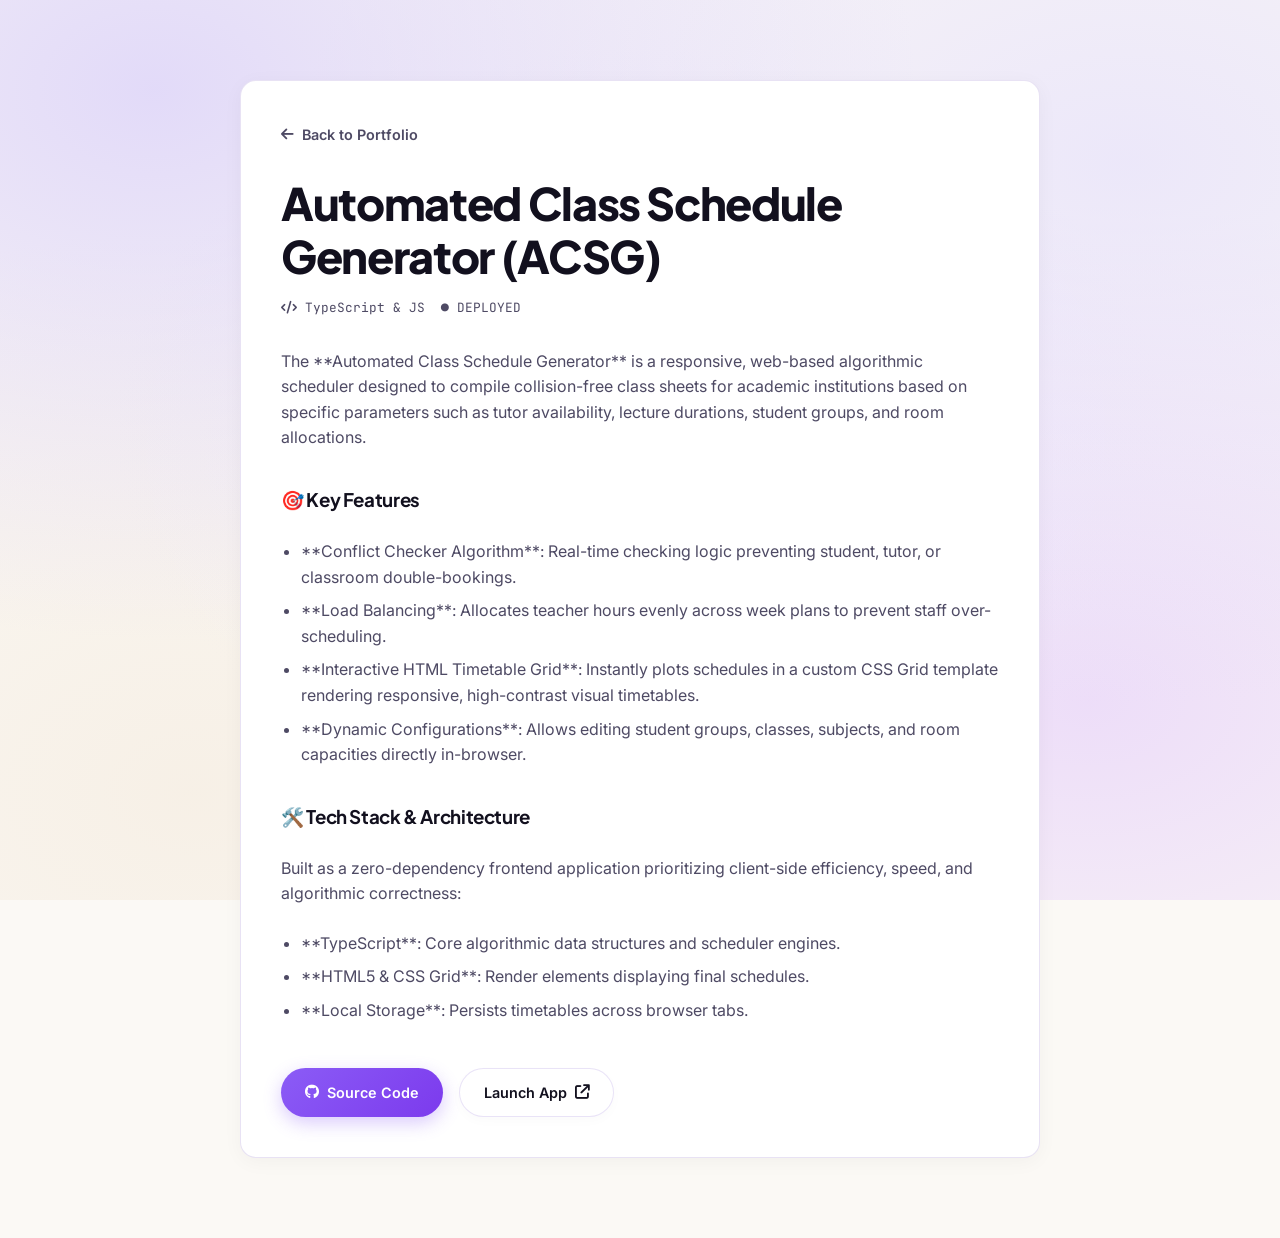
<file: ACSG.html>
<!DOCTYPE html>
<html lang="en">
<head>
  <meta charset="UTF-8">
  <meta name="viewport" content="width=device-width, initial-scale=1.0">
  <title>Automated Class Schedule Generator | Sneha Gupta Portfolio</title>
  <link rel="stylesheet" href="assets/css/styles.css">
  <link rel="stylesheet" href="https://cdnjs.cloudflare.com/ajax/libs/font-awesome/6.4.0/css/all.min.css">
  <style>
    .project-doc-container {
      max-width: 800px;
      margin: 80px auto;
      padding: 40px;
      background: #ffffff;
      border: 1px solid var(--border-color);
      border-radius: 16px;
      box-shadow: 0 4px 20px rgba(0,0,0,0.04);
    }
    .back-btn {
      display: inline-flex;
      align-items: center;
      gap: 8px;
      margin-bottom: 30px;
      color: var(--text-secondary);
      font-family: var(--font-sans);
      font-size: 0.9rem;
      font-weight: 600;
      transition: var(--transition-fast);
    }
    .back-btn:hover {
      color: var(--text-primary);
      transform: translateX(-4px);
    }
    .doc-title {
      font-size: clamp(1.8rem, 4vw, 2.8rem);
      margin-bottom: 15px;
      line-height: 1.2;
      font-weight: 800;
      letter-spacing: -0.03em;
    }
    .doc-meta {
      display: flex;
      gap: 16px;
      margin-bottom: 30px;
      color: var(--text-secondary);
      font-family: var(--font-mono);
      font-size: 0.8rem;
    }
    .doc-body {
      color: var(--text-secondary);
      display: flex;
      flex-direction: column;
      gap: 24px;
      font-size: 1rem;
    }
    .doc-body h3 {
      color: var(--text-primary);
      margin-top: 10px;
      font-weight: 700;
      letter-spacing: -0.02em;
    }
    .doc-body ul {
      padding-left: 20px;
      display: flex;
      flex-direction: column;
      gap: 8px;
    }
    .doc-actions {
      display: flex;
      gap: 16px;
      margin-top: 20px;
    }
  </style>
</head>
<body>
  <div class="project-doc-container">
    <a href="index.html#projects" class="back-btn"><i class="fa-solid fa-arrow-left"></i> Back to Portfolio</a>
    
    <h1 class="doc-title">Automated Class Schedule Generator (ACSG)</h1>
    
    <div class="doc-meta">
      <span><i class="fa-solid fa-code"></i> TypeScript & JS</span>
      <span>● DEPLOYED</span>
    </div>
    
    <div class="doc-body">
      <p>The **Automated Class Schedule Generator** is a responsive, web-based algorithmic scheduler designed to compile collision-free class sheets for academic institutions based on specific parameters such as tutor availability, lecture durations, student groups, and room allocations.</p>
      
      <h3>🎯 Key Features</h3>
      <ul>
        <li>**Conflict Checker Algorithm**: Real-time checking logic preventing student, tutor, or classroom double-bookings.</li>
        <li>**Load Balancing**: Allocates teacher hours evenly across week plans to prevent staff over-scheduling.</li>
        <li>**Interactive HTML Timetable Grid**: Instantly plots schedules in a custom CSS Grid template rendering responsive, high-contrast visual timetables.</li>
        <li>**Dynamic Configurations**: Allows editing student groups, classes, subjects, and room capacities directly in-browser.</li>
      </ul>
      
      <h3>🛠️ Tech Stack & Architecture</h3>
      <p>Built as a zero-dependency frontend application prioritizing client-side efficiency, speed, and algorithmic correctness:</p>
      <ul>
        <li>**TypeScript**: Core algorithmic data structures and scheduler engines.</li>
        <li>**HTML5 & CSS Grid**: Render elements displaying final schedules.</li>
        <li>**Local Storage**: Persists timetables across browser tabs.</li>
      </ul>
      
      <div class="doc-actions">
        <a href="https://github.com/snehaXgupta/Automated-Class-Schedule-Generator" target="_blank" class="btn-primary">
          <i class="fa-brands fa-github"></i> Source Code
        </a>
        <a href="https://snehaXgupta.github.io/Automated-Class-Schedule-Generator/" target="_blank" class="btn-secondary">
          Launch App <i class="fa-solid fa-arrow-up-right-from-square"></i>
        </a>
      </div>
    </div>
  </div>
</body>
</html>
</file>
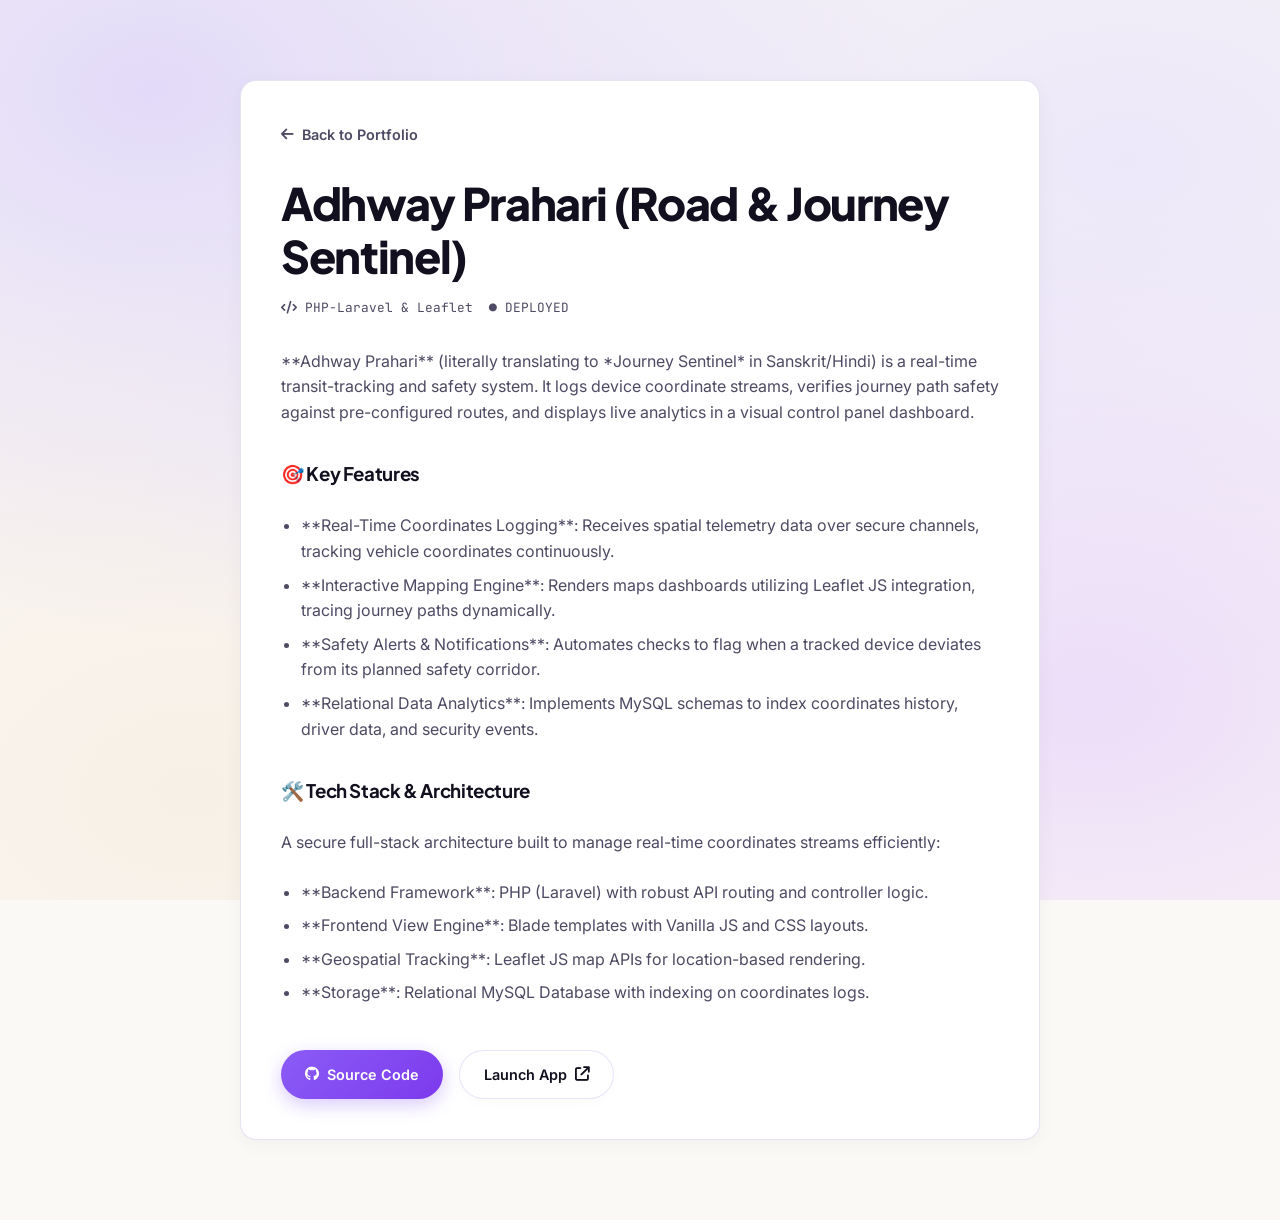
<file: Adh-Way.html>
<!DOCTYPE html>
<html lang="en">
<head>
  <meta charset="UTF-8">
  <meta name="viewport" content="width=device-width, initial-scale=1.0">
  <title>Adhway Prahari | Sneha Gupta Portfolio</title>
  <link rel="stylesheet" href="assets/css/styles.css">
  <link rel="stylesheet" href="https://cdnjs.cloudflare.com/ajax/libs/font-awesome/6.4.0/css/all.min.css">
  <style>
    .project-doc-container {
      max-width: 800px;
      margin: 80px auto;
      padding: 40px;
      background: #ffffff;
      border: 1px solid var(--border-color);
      border-radius: 16px;
      box-shadow: 0 4px 20px rgba(0,0,0,0.04);
    }
    .back-btn {
      display: inline-flex;
      align-items: center;
      gap: 8px;
      margin-bottom: 30px;
      color: var(--text-secondary);
      font-family: var(--font-sans);
      font-size: 0.9rem;
      font-weight: 600;
      transition: var(--transition-fast);
    }
    .back-btn:hover {
      color: var(--text-primary);
      transform: translateX(-4px);
    }
    .doc-title {
      font-size: clamp(1.8rem, 4vw, 2.8rem);
      margin-bottom: 15px;
      line-height: 1.2;
      font-weight: 800;
      letter-spacing: -0.03em;
    }
    .doc-meta {
      display: flex;
      gap: 16px;
      margin-bottom: 30px;
      color: var(--text-secondary);
      font-family: var(--font-mono);
      font-size: 0.8rem;
    }
    .doc-body {
      color: var(--text-secondary);
      display: flex;
      flex-direction: column;
      gap: 24px;
      font-size: 1rem;
    }
    .doc-body h3 {
      color: var(--text-primary);
      margin-top: 10px;
      font-weight: 700;
      letter-spacing: -0.02em;
    }
    .doc-body ul {
      padding-left: 20px;
      display: flex;
      flex-direction: column;
      gap: 8px;
    }
    .doc-actions {
      display: flex;
      gap: 16px;
      margin-top: 20px;
    }
  </style>
</head>
<body>
  <div class="project-doc-container">
    <a href="index.html#projects" class="back-btn"><i class="fa-solid fa-arrow-left"></i> Back to Portfolio</a>
    
    <h1 class="doc-title">Adhway Prahari (Road & Journey Sentinel)</h1>
    
    <div class="doc-meta">
      <span><i class="fa-solid fa-code"></i> PHP-Laravel & Leaflet</span>
      <span>● DEPLOYED</span>
    </div>
    
    <div class="doc-body">
      <p>**Adhway Prahari** (literally translating to *Journey Sentinel* in Sanskrit/Hindi) is a real-time transit-tracking and safety system. It logs device coordinate streams, verifies journey path safety against pre-configured routes, and displays live analytics in a visual control panel dashboard.</p>
      
      <h3>🎯 Key Features</h3>
      <ul>
        <li>**Real-Time Coordinates Logging**: Receives spatial telemetry data over secure channels, tracking vehicle coordinates continuously.</li>
        <li>**Interactive Mapping Engine**: Renders maps dashboards utilizing Leaflet JS integration, tracing journey paths dynamically.</li>
        <li>**Safety Alerts & Notifications**: Automates checks to flag when a tracked device deviates from its planned safety corridor.</li>
        <li>**Relational Data Analytics**: Implements MySQL schemas to index coordinates history, driver data, and security events.</li>
      </ul>
      
      <h3>🛠️ Tech Stack & Architecture</h3>
      <p>A secure full-stack architecture built to manage real-time coordinates streams efficiently:</p>
      <ul>
        <li>**Backend Framework**: PHP (Laravel) with robust API routing and controller logic.</li>
        <li>**Frontend View Engine**: Blade templates with Vanilla JS and CSS layouts.</li>
        <li>**Geospatial Tracking**: Leaflet JS map APIs for location-based rendering.</li>
        <li>**Storage**: Relational MySQL Database with indexing on coordinates logs.</li>
      </ul>
      
      <div class="doc-actions">
        <a href="https://github.com/snehaXgupta/prahari-01" target="_blank" class="btn-primary">
          <i class="fa-brands fa-github"></i> Source Code
        </a>
        <a href="https://adhway-prahari.herokuapp.com" target="_blank" class="btn-secondary">
          Launch App <i class="fa-solid fa-arrow-up-right-from-square"></i>
        </a>
      </div>
    </div>
  </div>
</body>
</html>
</file>
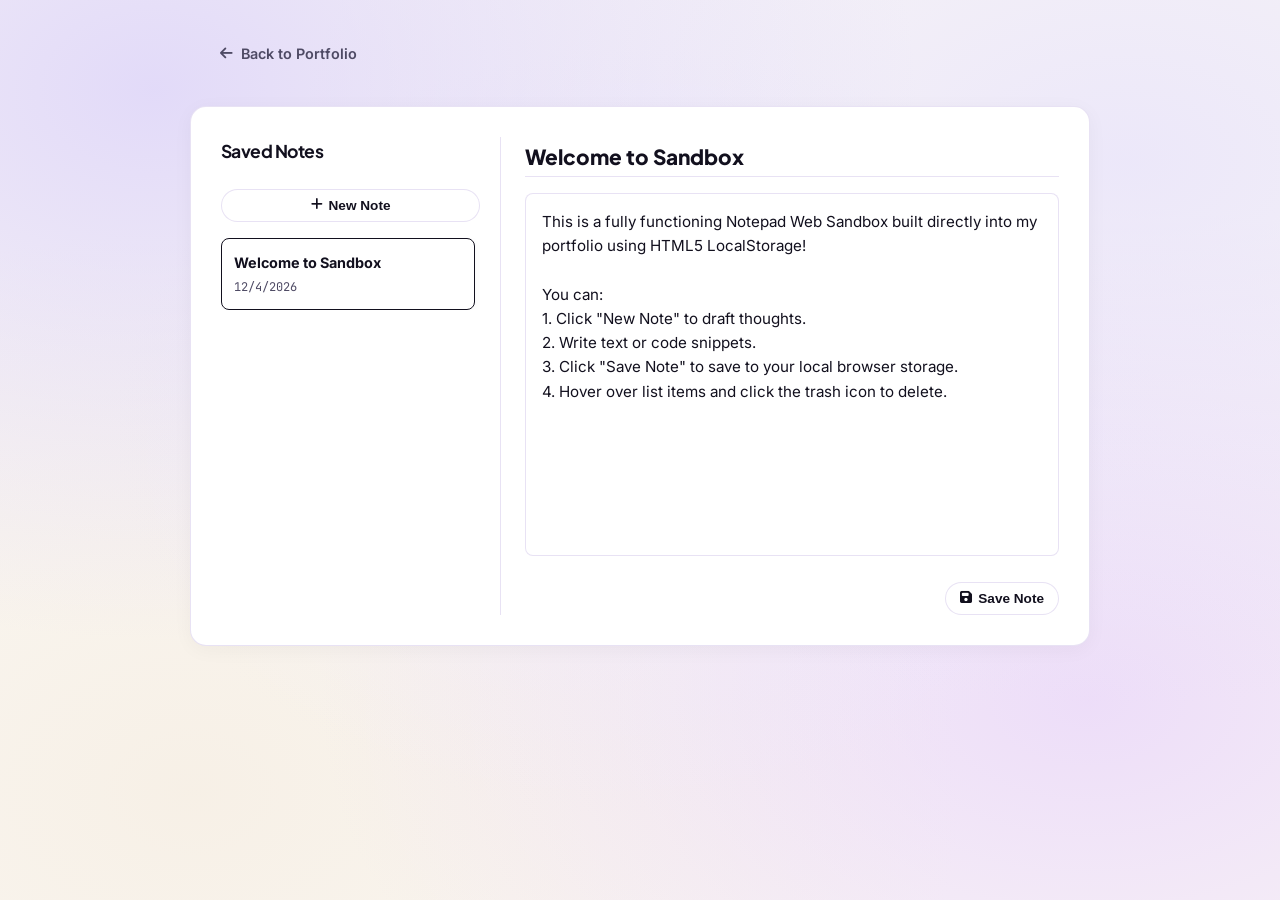
<file: notepad.html>
<!DOCTYPE html>
<html lang="en">
<head>
  <meta charset="UTF-8">
  <meta name="viewport" content="width=device-width, initial-scale=1.0">
  <title>Notepad Web Sandbox | Sneha Gupta Portfolio</title>
  <link rel="stylesheet" href="assets/css/styles.css">
  <link rel="stylesheet" href="https://cdnjs.cloudflare.com/ajax/libs/font-awesome/6.4.0/css/all.min.css">
  <style>
    .notepad-sandbox-container {
      max-width: 900px;
      margin: 40px auto 60px;
      padding: 30px;
      display: grid;
      grid-template-columns: 280px 1fr;
      gap: 24px;
      min-height: 540px;
      background: #ffffff;
      border: 1px solid var(--border-color);
      border-radius: 16px;
      box-shadow: 0 4px 20px rgba(0,0,0,0.04);
    }
    .back-btn {
      display: inline-flex;
      align-items: center;
      gap: 8px;
      color: var(--text-secondary);
      font-family: var(--font-sans);
      font-size: 0.9rem;
      font-weight: 600;
      transition: var(--transition-fast);
    }
    .back-btn:hover {
      color: var(--text-primary);
      transform: translateX(-4px);
    }
    .notepad-sidebar {
      border-right: 1px solid var(--border-color);
      padding-right: 20px;
      display: flex;
      flex-direction: column;
      gap: 16px;
    }
    .notepad-list {
      list-style: none;
      display: flex;
      flex-direction: column;
      gap: 10px;
      overflow-y: auto;
      max-height: 380px;
      padding-right: 5px;
    }
    .note-item {
      padding: 12px;
      border-radius: 8px;
      background: #f4f4f5;
      border: 1px solid var(--border-color);
      cursor: pointer;
      transition: var(--transition-fast);
      position: relative;
    }
    .note-item:hover, .note-item.active {
      background: #ffffff;
      border-color: var(--text-primary);
      box-shadow: 0 2px 8px rgba(0,0,0,0.04);
    }
    .note-item-title {
      font-size: 0.9rem;
      font-weight: 700;
      color: var(--text-primary);
      white-space: nowrap;
      overflow: hidden;
      text-overflow: ellipsis;
      margin-bottom: 4px;
      padding-right: 20px;
    }
    .note-item-date {
      font-size: 0.75rem;
      color: var(--text-secondary);
      font-family: var(--font-mono);
    }
    .notepad-main {
      display: flex;
      flex-direction: column;
      gap: 16px;
    }
    .notepad-toolbar {
      display: flex;
      justify-content: space-between;
      align-items: center;
      gap: 12px;
    }
    .notepad-textarea {
      width: 100%;
      flex-grow: 1;
      height: 320px;
      background: #ffffff;
      border: 1px solid var(--border-color);
      padding: 16px;
      border-radius: 8px;
      color: var(--text-primary);
      font-family: var(--font-sans);
      font-size: 0.95rem;
      line-height: 1.6;
      resize: none;
      outline: none;
      transition: var(--transition-fast);
    }
    .notepad-textarea:focus {
      border-color: var(--text-primary);
      box-shadow: 0 0 0 2px rgba(9, 9, 11, 0.05);
    }
    .notepad-input-title {
      background: transparent;
      border: none;
      border-bottom: 1px solid var(--border-color);
      color: var(--text-primary);
      font-family: var(--font-display);
      font-size: 1.3rem;
      font-weight: 800;
      padding: 6px 0;
      outline: none;
      width: 100%;
      transition: border var(--transition-fast);
    }
    .notepad-input-title:focus {
      border-color: var(--text-primary);
    }
    .note-delete-btn {
      position: absolute;
      right: 8px;
      top: 50%;
      transform: translateY(-50%);
      background: none;
      border: none;
      color: var(--text-secondary);
      cursor: pointer;
      font-size: 0.9rem;
      opacity: 0;
      transition: opacity var(--transition-fast), color var(--transition-fast);
    }
    .note-item:hover .note-delete-btn {
      opacity: 1;
    }
    .note-delete-btn:hover {
      color: #ef4444;
    }
    .btn-icon-label {
      display: inline-flex;
      align-items: center;
      gap: 6px;
      padding: 8px 14px;
      border-radius: 20px;
      font-size: 0.85rem;
      font-weight: 600;
      cursor: pointer;
      border: 1px solid var(--border-color);
      background: #ffffff;
      color: var(--text-primary);
      transition: var(--transition-fast);
    }
    .btn-icon-label:hover {
      background: var(--text-primary);
      color: #ffffff;
      border-color: var(--text-primary);
    }
  </style>
</head>
<body>
  
  <div style="max-width: 900px; margin: 40px auto 0 auto; padding: 0 30px;">
    <a href="index.html#projects" class="back-btn"><i class="fa-solid fa-arrow-left"></i> Back to Portfolio</a>
  </div>

  <div class="notepad-sandbox-container">
    
    <!-- Sidebar: Notes List -->
    <div class="notepad-sidebar">
      <h3 style="font-family: var(--font-display); font-size: 1.1rem; margin-bottom: 8px; font-weight:700;">Saved Notes</h3>
      <button class="btn-icon-label" id="new-note-btn" style="width: 100%; justify-content: center;">
        <i class="fa-solid fa-plus"></i> New Note
      </button>
      <ul class="notepad-list" id="notepad-list">
        <!-- Rendered JS items here -->
      </ul>
    </div>
    
    <!-- Main Panel: Editor -->
    <div class="notepad-main">
      <div class="notepad-toolbar">
        <input type="text" id="note-title-input" class="notepad-input-title" placeholder="Untitled Note">
      </div>
      <textarea id="note-text-input" class="notepad-textarea" placeholder="Start typing code snippets or creative thoughts..."></textarea>
      
      <div class="notepad-toolbar" style="justify-content: flex-end; margin-top: 10px;">
        <button class="btn-icon-label" id="save-note-btn">
          <i class="fa-solid fa-floppy-disk"></i> Save Note
        </button>
      </div>
    </div>
  </div>

  <script>
    document.addEventListener('DOMContentLoaded', () => {
      let notes = JSON.parse(localStorage.getItem('sneha_portfolio_notes')) || [
        { id: 1, title: 'Welcome to Sandbox', content: 'This is a fully functioning Notepad Web Sandbox built directly into my portfolio using HTML5 LocalStorage!\n\nYou can:\n1. Click "New Note" to draft thoughts.\n2. Write text or code snippets.\n3. Click "Save Note" to save to your local browser storage.\n4. Hover over list items and click the trash icon to delete.', date: new Date().toLocaleDateString() }
      ];
      
      let activeNoteId = notes[0] ? notes[0].id : null;
      
      const listEl = document.getElementById('notepad-list');
      const titleInput = document.getElementById('note-title-input');
      const contentInput = document.getElementById('note-text-input');
      const newBtn = document.getElementById('new-note-btn');
      const saveBtn = document.getElementById('save-note-btn');
      
      function renderList() {
        listEl.innerHTML = '';
        notes.forEach(note => {
          const item = document.createElement('li');
          item.className = `note-item ${note.id === activeNoteId ? 'active' : ''}`;
          item.onclick = () => selectNote(note.id);
          
          const title = document.createElement('div');
          title.className = 'note-item-title';
          title.textContent = note.title || 'Untitled Note';
          
          const date = document.createElement('div');
          date.className = 'note-item-date';
          date.textContent = note.date;
          
          const delBtn = document.createElement('button');
          delBtn.className = 'note-delete-btn';
          delBtn.innerHTML = '<i class="fa-solid fa-trash"></i>';
          delBtn.onclick = (e) => {
            e.stopPropagation();
            deleteNote(note.id);
          };
          
          item.appendChild(title);
          item.appendChild(date);
          item.appendChild(delBtn);
          listEl.appendChild(item);
        });
      }
      
      function selectNote(id) {
        activeNoteId = id;
        const note = notes.find(n => n.id === id);
        if (note) {
          titleInput.value = note.title;
          contentInput.value = note.content;
        } else {
          titleInput.value = '';
          contentInput.value = '';
        }
        renderList();
      }
      
      function deleteNote(id) {
        notes = notes.filter(n => n.id !== id);
        localStorage.setItem('sneha_portfolio_notes', JSON.stringify(notes));
        if (activeNoteId === id) {
          activeNoteId = notes[0] ? notes[0].id : null;
        }
        selectNote(activeNoteId);
      }
      
      newBtn.onclick = () => {
        const newId = Date.now();
        const newNote = {
          id: newId,
          title: '',
          content: '',
          date: new Date().toLocaleDateString()
        };
        notes.unshift(newNote);
        activeNoteId = newId;
        selectNote(newId);
      };
      
      saveBtn.onclick = () => {
        const noteIndex = notes.findIndex(n => n.id === activeNoteId);
        if (noteIndex !== -1) {
          notes[noteIndex].title = titleInput.value.trim() || 'Untitled Note';
          notes[noteIndex].content = contentInput.value;
          notes[noteIndex].date = new Date().toLocaleDateString();
          localStorage.setItem('sneha_portfolio_notes', JSON.stringify(notes));
          renderList();
          alert('Note saved to LocalStorage!');
        } else {
          alert('Create or select a note first!');
        }
      };
      
      // Initial Load
      selectNote(activeNoteId);
    });
  </script>
</body>
</html>
</file>
<file: assets/css/styles.css>
/* Import Modern Google Fonts */
@import url('https://fonts.googleapis.com/css2?family=Inter:wght@300;400;500;600;700&family=Plus+Jakarta+Sans:wght@400;500;600;700;800&family=JetBrains+Mono:wght@400;500;600&display=swap');

/* Core Custom CSS Properties (Lavender, Black, White & Beige Glassmorphic Tokens) */
:root {
  --font-sans: 'Inter', sans-serif;
  --font-display: 'Plus Jakarta Sans', sans-serif;
  --font-mono: 'JetBrains Mono', monospace;

  /* Luxury Warm Beige & Cream Base */
  --bg-beige: #fbf9f5;
  --bg-beige-subtle: #f5f0e8;
  --bg-color: #fbf9f5;

  /* Text: Deep Black/Charcoal, Neutral Violet-Slate, Muted */
  --text-primary: #12101e;
  --text-secondary: #4e4a64;
  --text-muted: #8e8a9f;

  /* Signature Lavender / Lilac Accents */
  --accent-lavender: #8b5cf6;
  --accent-lavender-hover: #7c3aed;
  --accent-lavender-dark: #6d28d9;
  --accent-lavender-light: #f3e8ff;
  --accent-lavender-border: #ddd6fe;
  --accent-lavender-glow: rgba(139, 92, 246, 0.25);

  /* Glassmorphic Surface System */
  --glass-bg: rgba(255, 255, 255, 0.72);
  --glass-bg-hover: rgba(255, 255, 255, 0.88);
  --glass-bg-subtle: rgba(245, 240, 255, 0.55);
  --glass-border: rgba(226, 218, 245, 0.75);
  --glass-border-hover: rgba(167, 139, 250, 0.7);
  --glass-blur: blur(16px);
  --glass-shadow: 0 10px 30px -5px rgba(139, 92, 246, 0.08), 0 4px 12px rgba(0, 0, 0, 0.03);
  --glass-shadow-hover: 0 20px 40px -8px rgba(139, 92, 246, 0.18), 0 6px 16px rgba(0, 0, 0, 0.04);

  /* Borders */
  --border-color: rgba(225, 217, 240, 0.75);
  --border-hover: var(--accent-lavender);

  /* Transitions */
  --transition-fast: 0.2s cubic-bezier(0.4, 0, 0.2, 1);
  --transition-smooth: 0.35s cubic-bezier(0.2, 0.8, 0.2, 1);
}

/* Base Styles */
* {
  box-sizing: border-box;
  margin: 0;
  padding: 0;
}

html {
  scroll-behavior: smooth;
  scroll-padding-top: 100px;
}

body {
  background-color: var(--bg-beige);
  /* Atmospheric multi-stop radial gradient background producing luminous glassmorphism depth */
  background-image: 
    radial-gradient(at 12% 10%, rgba(196, 181, 253, 0.45) 0px, transparent 48%),
    radial-gradient(at 88% 18%, rgba(221, 214, 254, 0.5) 0px, transparent 52%),
    radial-gradient(at 50% 48%, rgba(237, 233, 254, 0.55) 0px, transparent 58%),
    radial-gradient(at 85% 78%, rgba(216, 180, 254, 0.4) 0px, transparent 50%),
    radial-gradient(at 15% 88%, rgba(245, 236, 224, 0.7) 0px, transparent 50%);
  background-attachment: fixed;
  color: var(--text-primary);
  font-family: var(--font-sans);
  line-height: 1.6;
  overflow-x: hidden;
  position: relative;
  -webkit-font-smoothing: antialiased;
}

/* Typography Customizations */
h1, h2, h3, h4, h5, h6 {
  font-family: var(--font-display);
  font-weight: 700;
  letter-spacing: -0.03em;
  color: var(--text-primary);
}

a {
  color: inherit;
  text-decoration: none;
}

/* Custom Scrollbar */
::-webkit-scrollbar {
  width: 8px;
}
::-webkit-scrollbar-track {
  background: var(--bg-beige);
}
::-webkit-scrollbar-thumb {
  background: rgba(139, 92, 246, 0.2);
  border-radius: 4px;
}
::-webkit-scrollbar-thumb:hover {
  background: rgba(139, 92, 246, 0.4);
}

/* Sticky Glassmorphic Navigation Bar */
.navbar {
  position: fixed;
  top: 0;
  left: 0;
  right: 0;
  height: 80px;
  background: rgba(251, 249, 245, 0.82);
  backdrop-filter: blur(16px);
  -webkit-backdrop-filter: blur(16px);
  border-bottom: 1px solid var(--glass-border);
  z-index: 1000;
  display: flex;
  justify-content: space-between;
  align-items: center;
  padding: 0 40px;
}

.logo a {
  font-family: var(--font-display);
  font-weight: 800;
  font-size: 1.35rem;
  letter-spacing: -0.04em;
  color: var(--text-primary);
  transition: color var(--transition-fast);
}

.logo a:hover {
  color: var(--accent-lavender);
}

/* Central Floating Nav Pill */
.nav-pill-container {
  display: flex;
  background: rgba(255, 255, 255, 0.7);
  backdrop-filter: blur(12px);
  -webkit-backdrop-filter: blur(12px);
  border: 1px solid var(--glass-border);
  padding: 4px;
  border-radius: 30px;
  align-items: center;
  box-shadow: 0 4px 16px rgba(139, 92, 246, 0.06);
}

.nav-links {
  display: flex;
  list-style: none;
  gap: 4px;
}

.nav-links a {
  font-size: 0.85rem;
  font-weight: 600;
  color: var(--text-secondary);
  padding: 8px 14px;
  border-radius: 20px;
  transition: var(--transition-fast);
  display: flex;
  align-items: center;
  gap: 6px;
}

.nav-links a i {
  font-size: 0.8rem;
  color: var(--text-muted);
  transition: var(--transition-fast);
}

.nav-links a:hover {
  color: var(--accent-lavender-dark);
  background: #ffffff;
  box-shadow: 0 2px 8px rgba(139, 92, 246, 0.12);
}

.nav-links a:hover i {
  color: var(--accent-lavender);
}

/* Right-side Social Icons */
.nav-socials {
  display: flex;
  align-items: center;
  gap: 16px;
}

.nav-socials a {
  font-size: 1.25rem;
  color: var(--text-primary);
  transition: transform var(--transition-fast), color var(--transition-fast);
  opacity: 0.85;
}

.nav-socials a:hover {
  opacity: 1;
  color: var(--accent-lavender);
  transform: translateY(-2px);
}

/* Mobile Nav Toggle */
.nav-toggle {
  display: none;
  background: none;
  border: none;
  color: var(--text-primary);
  font-size: 1.5rem;
  cursor: pointer;
}

/* Global Buttons with Lavender Styling */
.btn-primary {
  display: inline-flex;
  align-items: center;
  gap: 8px;
  padding: 12px 24px;
  background: linear-gradient(135deg, #8b5cf6 0%, #7c3aed 100%);
  color: #ffffff;
  font-weight: 600;
  font-size: 0.9rem;
  border-radius: 30px;
  transition: var(--transition-fast);
  cursor: pointer;
  border: none;
  box-shadow: 0 6px 18px rgba(139, 92, 246, 0.32);
}

.btn-primary:hover {
  background: linear-gradient(135deg, #7c3aed 0%, #6d28d9 100%);
  box-shadow: 0 8px 24px rgba(139, 92, 246, 0.45);
  transform: translateY(-2px);
}

.btn-secondary {
  display: inline-flex;
  align-items: center;
  gap: 8px;
  padding: 12px 24px;
  background: rgba(255, 255, 255, 0.65);
  backdrop-filter: blur(10px);
  -webkit-backdrop-filter: blur(10px);
  color: var(--text-primary);
  font-weight: 600;
  font-size: 0.9rem;
  border-radius: 30px;
  border: 1px solid var(--glass-border);
  transition: var(--transition-fast);
  cursor: pointer;
  box-shadow: 0 4px 12px rgba(0, 0, 0, 0.02);
}

.btn-secondary:hover {
  border-color: var(--accent-lavender);
  background: rgba(255, 255, 255, 0.92);
  color: var(--accent-lavender-dark);
  box-shadow: 0 6px 16px rgba(139, 92, 246, 0.15);
  transform: translateY(-2px);
}

/* Main Layout Structure */
main {
  max-width: 1140px;
  width: 90%;
  margin: 120px auto 0;
}

section {
  padding: 60px 0;
}

/* Hero Section */
.hero {
  display: flex;
  flex-direction: column;
  gap: 20px;
  align-items: center;
  text-align: center;
  padding: 40px 0 50px;
}

.hero-badge {
  display: inline-flex;
  align-items: center;
  gap: 8px;
  padding: 6px 16px;
  background: var(--accent-lavender-light);
  color: var(--accent-lavender-dark);
  border: 1px solid var(--accent-lavender-border);
  border-radius: 20px;
  font-size: 0.8rem;
  font-weight: 600;
  box-shadow: 0 2px 8px rgba(139, 92, 246, 0.1);
}

.pulse-dot {
  width: 8px;
  height: 8px;
  border-radius: 50%;
  background: var(--accent-lavender);
  box-shadow: 0 0 0 0 rgba(139, 92, 246, 0.7);
  animation: pulseAnimation 2s infinite;
}

@keyframes pulseAnimation {
  0% { transform: scale(0.95); box-shadow: 0 0 0 0 rgba(139, 92, 246, 0.7); }
  70% { transform: scale(1); box-shadow: 0 0 0 8px rgba(139, 92, 246, 0); }
  100% { transform: scale(0.95); box-shadow: 0 0 0 0 rgba(139, 92, 246, 0); }
}

.hero-title {
  font-size: clamp(2.4rem, 5.5vw, 4.2rem);
  line-height: 1.1;
  font-weight: 800;
  letter-spacing: -0.04em;
  color: var(--text-primary);
}

.hero-subtitle {
  font-size: clamp(1.05rem, 2.2vw, 1.45rem);
  color: var(--text-secondary);
  font-weight: 600;
  letter-spacing: -0.02em;
}

.hero-desc {
  color: var(--text-secondary);
  font-size: 1.05rem;
  max-width: 780px;
  line-height: 1.6;
}

.hero-meta-pills {
  display: flex;
  flex-wrap: wrap;
  justify-content: center;
  gap: 10px;
  margin-top: 4px;
}

.meta-pill {
  display: inline-flex;
  align-items: center;
  gap: 6px;
  padding: 6px 14px;
  background: rgba(255, 255, 255, 0.7);
  backdrop-filter: blur(10px);
  -webkit-backdrop-filter: blur(10px);
  border: 1px solid var(--glass-border);
  border-radius: 20px;
  font-size: 0.85rem;
  font-weight: 500;
  color: var(--text-secondary);
  transition: var(--transition-fast);
  box-shadow: 0 2px 8px rgba(139, 92, 246, 0.04);
}

.meta-pill:hover {
  border-color: var(--accent-lavender);
  color: var(--accent-lavender-dark);
  background: #ffffff;
  box-shadow: 0 4px 14px rgba(139, 92, 246, 0.12);
  transform: translateY(-1px);
}

.meta-pill i {
  color: var(--accent-lavender);
  font-size: 0.85rem;
}

.hero-actions {
  display: flex;
  gap: 12px;
  margin-top: 10px;
  flex-wrap: wrap;
  justify-content: center;
}

/* About Section */
.about-container {
  display: grid;
  grid-template-columns: 1.2fr 0.8fr;
  gap: 50px;
  align-items: center;
}

.about-details {
  display: flex;
  flex-direction: column;
  gap: 16px;
}

.section-tag {
  font-family: var(--font-mono);
  font-size: 0.75rem;
  text-transform: uppercase;
  color: var(--accent-lavender-dark);
  letter-spacing: 0.1em;
  font-weight: 700;
}

.section-title {
  font-size: clamp(1.8rem, 3.5vw, 2.4rem);
  font-weight: 800;
}

.about-text {
  color: var(--text-secondary);
  font-size: 0.98rem;
  line-height: 1.65;
}

.about-avatar-wrapper {
  position: relative;
  width: 100%;
  max-width: 320px;
  justify-self: center;
}

.about-avatar {
  width: 100%;
  border-radius: 20px;
  object-fit: cover;
  border: 1px solid var(--glass-border);
  box-shadow: 0 16px 36px -6px rgba(139, 92, 246, 0.15);
  display: block;
}

.avatar-card-overlay {
  margin-top: 14px;
  padding: 12px 16px;
  background: rgba(255, 255, 255, 0.75);
  backdrop-filter: blur(12px);
  -webkit-backdrop-filter: blur(12px);
  border: 1px solid var(--glass-border);
  border-radius: 14px;
  display: flex;
  flex-direction: column;
  gap: 2px;
  box-shadow: var(--glass-shadow);
}

.avatar-card-overlay strong {
  font-size: 0.95rem;
  color: var(--text-primary);
}

.avatar-card-overlay span {
  font-size: 0.8rem;
  color: var(--text-secondary);
}

/* Glassmorphic Terminal Component */
.terminal-container {
  background: rgba(255, 255, 255, 0.8);
  backdrop-filter: blur(16px);
  -webkit-backdrop-filter: blur(16px);
  border: 1px solid var(--glass-border);
  border-radius: 16px;
  overflow: hidden;
  box-shadow: var(--glass-shadow);
}

.terminal-header {
  background: rgba(245, 240, 255, 0.6);
  padding: 8px 14px;
  display: flex;
  align-items: center;
  border-bottom: 1px solid var(--glass-border);
}

.terminal-dots {
  display: flex;
  gap: 6px;
  margin-right: 12px;
}

.terminal-dots span {
  width: 10px;
  height: 10px;
  border-radius: 50%;
  display: inline-block;
}

.terminal-dots span.dot-red { background: #f87171; }
.terminal-dots span.dot-yellow { background: #fbbf24; }
.terminal-dots span.dot-green { background: #34d399; }

.terminal-title {
  font-family: var(--font-mono);
  font-size: 0.75rem;
  color: var(--text-secondary);
}

.terminal-body {
  padding: 16px 20px;
  font-family: var(--font-mono);
  font-size: 0.85rem;
  background: transparent;
  min-height: 180px;
}

.terminal-line {
  margin-bottom: 10px;
  color: var(--text-secondary);
}

.terminal-line span.cmd {
  color: var(--text-primary);
  font-weight: 600;
}

.terminal-line span.prompt {
  color: var(--accent-lavender);
  font-weight: 600;
}

.terminal-output {
  color: var(--text-secondary);
  line-height: 1.5;
}

.terminal-cursor {
  display: inline-block;
  width: 8px;
  height: 14px;
  background: var(--accent-lavender);
  margin-left: 4px;
  vertical-align: middle;
  animation: blink 1s step-end infinite;
}

@keyframes blink {
  from, to { background: transparent }
  50% { background: var(--accent-lavender) }
}

/* Journey: Experience & Academics Side-by-Side Glassmorphic Grids */
.journey-group {
  margin-bottom: 36px;
}

.journey-group-title {
  font-size: 1.2rem;
  margin-bottom: 18px;
  display: flex;
  align-items: center;
  gap: 10px;
  color: var(--text-primary);
}

.journey-group-title i {
  color: var(--accent-lavender);
}

.journey-grid {
  display: grid;
  grid-template-columns: repeat(2, 1fr);
  gap: 24px;
}

.timeline-card {
  background: var(--glass-bg);
  backdrop-filter: var(--glass-blur);
  -webkit-backdrop-filter: var(--glass-blur);
  border: 1px solid var(--glass-border);
  border-radius: 20px;
  padding: 26px;
  position: relative;
  box-shadow: var(--glass-shadow);
  transition: border-color var(--transition-smooth), transform var(--transition-smooth), box-shadow var(--transition-smooth);
  display: flex;
  flex-direction: column;
  justify-content: flex-start;
}

.timeline-card:hover {
  border-color: var(--accent-lavender);
  transform: translateY(-4px);
  box-shadow: var(--glass-shadow-hover);
  background: var(--glass-bg-hover);
}

.timeline-badge {
  position: absolute;
  top: 20px;
  right: 20px;
  background: var(--accent-lavender-light);
  color: var(--accent-lavender-dark);
  border: 1px solid var(--accent-lavender-border);
  font-size: 0.75rem;
  font-weight: 700;
  padding: 3px 10px;
  border-radius: 12px;
}

.timeline-header h4 {
  font-size: 1.1rem;
  margin-bottom: 4px;
  color: var(--text-primary);
}

.timeline-company {
  display: block;
  font-size: 0.9rem;
  font-weight: 600;
  color: var(--accent-lavender-dark);
  margin-bottom: 4px;
}

.timeline-date {
  display: block;
  font-size: 0.8rem;
  color: var(--text-muted);
  margin-bottom: 12px;
}

.timeline-summary {
  font-size: 0.9rem;
  color: var(--text-primary);
  margin-bottom: 10px;
}

.timeline-bullets {
  list-style: none;
  display: flex;
  flex-direction: column;
  gap: 8px;
}

.timeline-bullets li {
  position: relative;
  padding-left: 18px;
  font-size: 0.88rem;
  color: var(--text-secondary);
  line-height: 1.55;
}

.timeline-bullets li::before {
  content: "•";
  position: absolute;
  left: 0;
  color: var(--accent-lavender);
  font-size: 1.2rem;
  line-height: 1;
}

/* Collapsible Timeline More Section */
.timeline-more-collapse {
  max-height: 0;
  overflow: hidden;
  transition: max-height 0.45s cubic-bezier(0.16, 1, 0.3, 1), opacity 0.3s ease;
  opacity: 0;
}

.timeline-more-collapse.expanded {
  max-height: 500px;
  opacity: 1;
}

/* Minimal Arrow Button in the Right Bottom Corner */
.timeline-arrow-btn {
  position: absolute;
  bottom: 14px;
  right: 16px;
  width: 32px;
  height: 32px;
  border-radius: 50%;
  display: flex;
  align-items: center;
  justify-content: center;
  background: rgba(139, 92, 246, 0.08);
  border: 1px solid rgba(139, 92, 246, 0.22);
  color: var(--accent-lavender-dark);
  cursor: pointer;
  transition: all var(--transition-fast);
  box-shadow: 0 2px 8px rgba(139, 92, 246, 0.06);
  z-index: 2;
}

.timeline-arrow-btn:hover {
  background: var(--accent-lavender);
  color: #ffffff;
  border-color: var(--accent-lavender);
  box-shadow: 0 4px 14px rgba(139, 92, 246, 0.35);
  transform: scale(1.12);
}

.timeline-arrow-btn:hover .toggle-icon {
  color: #ffffff;
}

.timeline-arrow-btn .toggle-icon {
  font-size: 0.78rem;
  color: var(--accent-lavender);
  transition: transform 0.3s cubic-bezier(0.16, 1, 0.3, 1);
}

.timeline-arrow-btn.expanded .toggle-icon {
  transform: rotate(180deg);
}

/* Bento Grid System for Skills (Glassmorphic) */
.skills-grid {
  display: grid;
  grid-template-columns: repeat(4, 1fr);
  gap: 20px;
  margin-top: 10px;
}

.skills-bento-card {
  background: var(--glass-bg);
  backdrop-filter: var(--glass-blur);
  -webkit-backdrop-filter: var(--glass-blur);
  border: 1px solid var(--glass-border);
  border-radius: 20px;
  padding: 24px;
  display: flex;
  flex-direction: column;
  justify-content: space-between;
  box-shadow: var(--glass-shadow);
  transition: transform var(--transition-smooth), border-color var(--transition-smooth), box-shadow var(--transition-smooth);
}

.skills-bento-card:hover {
  transform: translateY(-4px);
  border-color: var(--accent-lavender);
  box-shadow: var(--glass-shadow-hover);
  background: var(--glass-bg-hover);
}

.bento-col-2 {
  grid-column: span 2;
}

.skills-bento-card h3 {
  font-size: 1.05rem;
  margin-bottom: 16px;
  display: flex;
  align-items: center;
  gap: 8px;
}

.skills-bento-card h3 i {
  color: var(--accent-lavender);
}

.skills-list {
  display: flex;
  flex-wrap: wrap;
  gap: 8px;
}

.skill-tag {
  font-family: var(--font-mono);
  font-size: 0.8rem;
  font-weight: 600;
  padding: 6px 12px;
  background: rgba(255, 255, 255, 0.88);
  backdrop-filter: blur(8px);
  -webkit-backdrop-filter: blur(8px);
  border: 1px solid var(--accent-lavender-border);
  border-radius: 8px;
  color: var(--text-primary);
  box-shadow: 0 2px 5px rgba(139, 92, 246, 0.05);
  transition: transform var(--transition-fast), border-color var(--transition-fast), color var(--transition-fast), box-shadow var(--transition-fast), background var(--transition-fast);
}

.skill-tag:hover {
  border-color: var(--accent-lavender);
  color: var(--accent-lavender-dark);
  background: #ffffff;
  transform: translateY(-2px);
  box-shadow: 0 4px 12px rgba(139, 92, 246, 0.18);
}

/* Projects Section (Lavender Glassmorphic Cards) */
.projects-container {
  display: grid;
  grid-template-columns: repeat(2, 1fr);
  gap: 24px;
  margin-top: 10px;
}

.project-card {
  background: var(--glass-bg);
  backdrop-filter: var(--glass-blur);
  -webkit-backdrop-filter: var(--glass-blur);
  border: 1px solid var(--glass-border);
  border-radius: 20px;
  padding: 26px;
  display: flex;
  flex-direction: column;
  justify-content: space-between;
  min-height: 310px;
  box-shadow: var(--glass-shadow);
  transition: transform var(--transition-smooth), border-color var(--transition-smooth), box-shadow var(--transition-smooth);
  cursor: pointer;
  position: relative;
}

.project-card:hover {
  transform: translateY(-5px);
  border-color: var(--accent-lavender);
  background: var(--glass-bg-hover);
  box-shadow: 0 22px 45px -8px rgba(139, 92, 246, 0.22), 0 8px 18px rgba(0, 0, 0, 0.04);
}

.project-card-header {
  display: flex;
  justify-content: space-between;
  align-items: flex-start;
  margin-bottom: 14px;
}

.project-icon-box {
  width: 46px;
  height: 46px;
  border-radius: 12px;
  background: rgba(245, 240, 255, 0.85);
  border: 1px solid var(--accent-lavender-border);
  display: flex;
  align-items: center;
  justify-content: center;
  color: var(--accent-lavender-dark);
  font-size: 1.25rem;
  transition: var(--transition-fast);
}

.project-card:hover .project-icon-box {
  background: linear-gradient(135deg, #8b5cf6, #7c3aed);
  color: #ffffff;
  border-color: transparent;
  box-shadow: 0 4px 12px rgba(139, 92, 246, 0.35);
}

.project-links-direct {
  display: flex;
  gap: 8px;
}

.project-btn-icon {
  width: 38px;
  height: 38px;
  border-radius: 50%;
  border: 1px solid var(--glass-border);
  display: flex;
  align-items: center;
  justify-content: center;
  color: var(--text-primary);
  font-size: 1.05rem;
  transition: var(--transition-fast);
  background: #ffffff;
  box-shadow: 0 2px 6px rgba(0, 0, 0, 0.04);
  z-index: 2;
}

.project-btn-icon:hover {
  color: #ffffff;
  background: #12101e;
  border-color: #12101e;
  transform: scale(1.08);
}

.project-badge-tag {
  display: inline-block;
  font-family: var(--font-mono);
  font-size: 0.72rem;
  font-weight: 700;
  text-transform: uppercase;
  letter-spacing: 0.05em;
  color: var(--accent-lavender-dark);
  margin-bottom: 6px;
}

.project-card-body {
  margin-bottom: 18px;
}

.project-title {
  font-size: 1.2rem;
  margin-bottom: 8px;
  font-weight: 700;
  color: var(--text-primary);
}

.project-desc {
  color: var(--text-secondary);
  font-size: 0.88rem;
  line-height: 1.55;
}

.project-stack {
  display: flex;
  flex-wrap: wrap;
  gap: 6px;
  margin-bottom: 14px;
}

.project-stack span {
  font-family: var(--font-mono);
  font-size: 0.72rem;
  color: var(--text-secondary);
  background: rgba(245, 240, 255, 0.6);
  padding: 4px 8px;
  border-radius: 6px;
  border: 1px solid var(--glass-border);
}

.project-card-cta {
  display: flex;
  align-items: center;
  justify-content: space-between;
  padding-top: 12px;
  border-top: 1px dashed var(--glass-border);
  font-size: 0.78rem;
  font-weight: 600;
  color: var(--accent-lavender-dark);
  transition: var(--transition-fast);
}

.project-card:hover .project-card-cta {
  color: var(--accent-lavender);
}

.project-card:hover .project-card-cta i {
  transform: translateX(4px);
  transition: transform var(--transition-fast);
}

/* Volunteering & Certifications Section */
.leadership-grid {
  display: grid;
  grid-template-columns: 1.1fr 0.9fr;
  gap: 24px;
  align-items: start;
}

.leadership-card {
  background: var(--glass-bg);
  backdrop-filter: var(--glass-blur);
  -webkit-backdrop-filter: var(--glass-blur);
  border: 1px solid var(--glass-border);
  border-radius: 20px;
  padding: 28px;
  box-shadow: var(--glass-shadow);
  transition: var(--transition-smooth);
}

.leadership-card:hover {
  border-color: var(--accent-lavender);
  transform: translateY(-3px);
  box-shadow: var(--glass-shadow-hover);
}

.leadership-card-clickable {
  cursor: pointer;
  position: relative;
}

.leadership-card-clickable:hover {
  border-color: var(--accent-lavender);
  box-shadow: 0 20px 40px -6px rgba(139, 92, 246, 0.22);
  transform: translateY(-4px);
}

.leadership-card-cta {
  display: flex;
  align-items: center;
  justify-content: flex-end;
  margin-top: 18px;
  padding-top: 14px;
  border-top: 1px dashed var(--glass-border);
  font-size: 0.95rem;
  color: var(--accent-lavender-dark);
  transition: var(--transition-fast);
}

.leadership-card-clickable:hover .leadership-card-cta {
  color: var(--accent-lavender);
}

.leadership-card-clickable:hover .leadership-card-cta i {
  transform: translateX(5px);
  transition: transform var(--transition-fast);
}

/* AWS Event Gallery Modal Styles */
.gallery-modal-container {
  max-width: 900px;
}

.gallery-modal-desc {
  text-align: center;
  margin: 0 auto;
  max-width: 740px;
  font-size: 0.95rem;
  line-height: 1.65;
}

.event-gallery-grid {
  display: grid;
  grid-template-columns: repeat(3, 1fr);
  gap: 18px;
  margin-top: 20px;
}

.gallery-photo-card {
  background: rgba(255, 255, 255, 0.75);
  border: 1px solid var(--glass-border);
  border-radius: 16px;
  overflow: hidden;
  box-shadow: 0 4px 14px rgba(139, 92, 246, 0.06);
  transition: transform var(--transition-smooth), border-color var(--transition-smooth), box-shadow var(--transition-smooth);
  display: flex;
  flex-direction: column;
}

.gallery-photo-card:hover {
  transform: translateY(-4px);
  border-color: var(--accent-lavender);
  box-shadow: 0 12px 24px -4px rgba(139, 92, 246, 0.18);
}

.gallery-img-wrap {
  width: 100%;
  aspect-ratio: 16 / 11;
  background: #f5f0e8;
  overflow: hidden;
  position: relative;
}

.gallery-img {
  width: 100%;
  height: 100%;
  object-fit: cover;
  display: block;
  transition: transform 0.4s cubic-bezier(0.2, 0.8, 0.2, 1);
}

.gallery-photo-card:hover .gallery-img {
  transform: scale(1.05);
}

.gallery-caption {
  padding: 14px;
  display: flex;
  flex-direction: column;
  gap: 4px;
}

.gallery-caption h5 {
  font-size: 0.9rem;
  font-weight: 700;
  color: var(--text-primary);
  display: flex;
  align-items: center;
  gap: 6px;
}

.gallery-caption h5 i {
  color: var(--accent-lavender);
  font-size: 0.85rem;
}

.gallery-caption p {
  font-size: 0.78rem;
  color: var(--text-secondary);
  line-height: 1.5;
}

@media (max-width: 820px) {
  .event-gallery-grid {
    grid-template-columns: 1fr;
    gap: 16px;
  }
}

.leadership-badge {
  display: inline-flex;
  align-items: center;
  gap: 6px;
  padding: 4px 12px;
  background: var(--accent-lavender-light);
  color: var(--accent-lavender-dark);
  border: 1px solid var(--accent-lavender-border);
  border-radius: 20px;
  font-size: 0.75rem;
  font-weight: 700;
  margin-bottom: 12px;
}

.leadership-title {
  font-size: 1.3rem;
  margin-bottom: 4px;
}

.leadership-org {
  font-size: 0.88rem;
  color: var(--accent-lavender-dark);
  font-weight: 600;
  margin-bottom: 16px;
}

.leadership-bullets {
  list-style: none;
  display: flex;
  flex-direction: column;
  gap: 10px;
}

.leadership-bullets li {
  position: relative;
  padding-left: 20px;
  font-size: 0.9rem;
  color: var(--text-secondary);
  line-height: 1.55;
}

.leadership-bullets li::before {
  content: "✦";
  position: absolute;
  left: 0;
  color: var(--accent-lavender);
  font-size: 0.9rem;
}

.certs-container {
  display: flex;
  flex-direction: column;
  gap: 14px;
}

.cert-card {
  background: var(--glass-bg);
  backdrop-filter: var(--glass-blur);
  -webkit-backdrop-filter: var(--glass-blur);
  border: 1px solid var(--glass-border);
  border-radius: 18px;
  padding: 18px 20px;
  display: flex;
  align-items: center;
  gap: 16px;
  box-shadow: var(--glass-shadow);
  transition: var(--transition-smooth);
}

.cert-card:hover {
  border-color: var(--accent-lavender);
  transform: translateX(4px);
  box-shadow: var(--glass-shadow-hover);
}

a.cert-card-link {
  text-decoration: none;
  color: inherit;
  cursor: pointer;
}

a.cert-card-link:hover {
  border-color: var(--accent-lavender);
  box-shadow: 0 10px 24px rgba(139, 92, 246, 0.16);
}

.cert-link-icon {
  font-size: 0.72rem;
  color: var(--accent-lavender);
  margin-left: 4px;
  vertical-align: middle;
  opacity: 0.8;
  transition: transform var(--transition-fast), opacity var(--transition-fast);
}

a.cert-card-link:hover .cert-link-icon {
  transform: translate(2px, -2px);
  opacity: 1;
}

.cert-icon-box {
  width: 54px;
  height: 54px;
  border-radius: 14px;
  background: #ffffff;
  border: 1px solid var(--glass-border);
  display: flex;
  align-items: center;
  justify-content: center;
  padding: 6px;
  flex-shrink: 0;
  box-shadow: 0 3px 10px rgba(139, 92, 246, 0.08);
}

.cert-brand-logo {
  width: 100%;
  height: 100%;
  object-fit: contain;
  display: block;
}

.cert-info h4 {
  font-size: 0.95rem;
  font-weight: 700;
  margin-bottom: 2px;
}

.cert-info p {
  font-size: 0.8rem;
  color: var(--text-secondary);
}

/* Contact Section */
.contact-container {
  display: grid;
  grid-template-columns: 1fr 1.1fr;
  gap: 50px;
  align-items: start;
}

.contact-info {
  display: flex;
  flex-direction: column;
  gap: 18px;
}

.contact-subtitle {
  color: var(--text-secondary);
  font-size: 1rem;
  line-height: 1.6;
}

.contact-details-list {
  display: flex;
  flex-direction: column;
  gap: 14px;
  margin-top: 10px;
}

.contact-detail-row {
  display: flex;
  align-items: center;
  gap: 14px;
}

.contact-detail-icon {
  width: 40px;
  height: 40px;
  border-radius: 50%;
  background: rgba(245, 240, 255, 0.85);
  border: 1px solid var(--accent-lavender-border);
  display: flex;
  align-items: center;
  justify-content: center;
  color: var(--accent-lavender-dark);
  font-size: 0.95rem;
  flex-shrink: 0;
  box-shadow: 0 2px 8px rgba(139, 92, 246, 0.08);
}

.detail-label {
  display: block;
  font-size: 0.72rem;
  font-family: var(--font-mono);
  text-transform: uppercase;
  color: var(--text-muted);
}

.detail-val {
  font-size: 0.95rem;
  font-weight: 600;
  color: var(--text-primary);
  transition: color var(--transition-fast);
}

a.detail-val:hover {
  color: var(--accent-lavender);
}

.socials-list {
  display: flex;
  gap: 12px;
  margin-top: 10px;
}

.social-item {
  width: 42px;
  height: 42px;
  border-radius: 50%;
  border: 1px solid var(--glass-border);
  display: flex;
  align-items: center;
  justify-content: center;
  font-size: 1.1rem;
  color: var(--text-primary);
  transition: var(--transition-fast);
  background: rgba(255, 255, 255, 0.85);
  backdrop-filter: blur(10px);
  box-shadow: 0 2px 8px rgba(0, 0, 0, 0.04);
}

.social-item:hover {
  background: linear-gradient(135deg, #8b5cf6, #7c3aed);
  color: #ffffff;
  border-color: transparent;
  transform: translateY(-2px);
  box-shadow: 0 6px 18px rgba(139, 92, 246, 0.35);
}

.contact-form {
  background: var(--glass-bg);
  backdrop-filter: var(--glass-blur);
  -webkit-backdrop-filter: var(--glass-blur);
  border: 1px solid var(--glass-border);
  border-radius: 20px;
  padding: 32px;
  display: flex;
  flex-direction: column;
  gap: 18px;
  box-shadow: var(--glass-shadow);
}

.form-group {
  display: flex;
  flex-direction: column;
  gap: 6px;
}

.form-group label {
  font-size: 0.8rem;
  font-weight: 600;
  color: var(--text-primary);
}

.form-group input, .form-group textarea {
  background: rgba(255, 255, 255, 0.85);
  border: 1px solid var(--glass-border);
  padding: 12px 16px;
  border-radius: 10px;
  color: var(--text-primary);
  font-family: var(--font-sans);
  font-size: 0.9rem;
  outline: none;
  transition: var(--transition-fast);
}

.form-group input:focus, .form-group textarea:focus {
  border-color: var(--accent-lavender);
  box-shadow: 0 0 0 3px rgba(139, 92, 246, 0.18);
  background: #ffffff;
}

.contact-form .btn-primary {
  width: 100%;
  justify-content: center;
  margin-top: 6px;
}

/* Luxury Lavender Glassmorphic Project Details Modal */
.modal-backdrop {
  position: fixed;
  inset: 0;
  background: rgba(18, 16, 30, 0.55);
  backdrop-filter: blur(14px);
  -webkit-backdrop-filter: blur(14px);
  z-index: 2000;
  display: flex;
  align-items: center;
  justify-content: center;
  padding: 20px;
  opacity: 0;
  visibility: hidden;
  transition: opacity 0.3s cubic-bezier(0.4, 0, 0.2, 1), visibility 0.3s cubic-bezier(0.4, 0, 0.2, 1);
}

.modal-backdrop.open {
  opacity: 1;
  visibility: visible;
}

.modal-container {
  background: rgba(255, 255, 255, 0.92);
  backdrop-filter: blur(28px);
  -webkit-backdrop-filter: blur(28px);
  border: 1px solid rgba(255, 255, 255, 0.8);
  border-radius: 24px;
  max-width: 680px;
  width: 100%;
  max-height: 90vh;
  overflow-y: auto;
  padding: 36px;
  position: relative;
  box-shadow: 0 30px 60px -12px rgba(139, 92, 246, 0.28), 0 10px 24px rgba(0, 0, 0, 0.08);
  transform: scale(0.95) translateY(10px);
  transition: transform 0.3s cubic-bezier(0.2, 0.8, 0.2, 1);
}

.modal-backdrop.open .modal-container {
  transform: scale(1) translateY(0);
}

.modal-close-btn {
  position: absolute;
  top: 20px;
  right: 20px;
  width: 38px;
  height: 38px;
  border-radius: 50%;
  border: 1px solid var(--glass-border);
  background: rgba(245, 240, 255, 0.7);
  color: var(--text-secondary);
  font-size: 1.4rem;
  display: flex;
  align-items: center;
  justify-content: center;
  cursor: pointer;
  line-height: 1;
  transition: var(--transition-fast);
}

.modal-close-btn:hover {
  background: var(--text-primary);
  color: #ffffff;
  border-color: var(--text-primary);
}

.modal-header {
  display: flex;
  align-items: center;
  gap: 16px;
  margin-bottom: 24px;
  padding-right: 40px;
}

.modal-icon-badge {
  width: 54px;
  height: 54px;
  border-radius: 16px;
  background: var(--accent-lavender-light);
  border: 1px solid var(--accent-lavender-border);
  display: flex;
  align-items: center;
  justify-content: center;
  color: var(--accent-lavender-dark);
  font-size: 1.4rem;
  flex-shrink: 0;
  box-shadow: 0 4px 14px rgba(139, 92, 246, 0.15);
}

.modal-category {
  font-family: var(--font-mono);
  font-size: 0.75rem;
  font-weight: 700;
  color: var(--accent-lavender-dark);
  text-transform: uppercase;
  letter-spacing: 0.05em;
  display: block;
}

.modal-title {
  font-size: 1.45rem;
  font-weight: 800;
  color: var(--text-primary);
}

.modal-body {
  display: flex;
  flex-direction: column;
  gap: 22px;
}

.modal-section h4 {
  font-size: 0.95rem;
  margin-bottom: 10px;
  display: flex;
  align-items: center;
  gap: 8px;
  color: var(--text-primary);
}

.modal-section h4 i {
  color: var(--accent-lavender);
  font-size: 0.9rem;
}

.modal-description {
  color: var(--text-secondary);
  font-size: 0.92rem;
  line-height: 1.65;
}

.modal-tags {
  display: flex;
  flex-wrap: wrap;
  gap: 8px;
}

.modal-tag-pill {
  font-family: var(--font-mono);
  font-size: 0.78rem;
  padding: 6px 12px;
  background: rgba(245, 240, 255, 0.8);
  border: 1px solid var(--accent-lavender-border);
  border-radius: 8px;
  color: var(--text-primary);
  font-weight: 600;
  box-shadow: 0 2px 6px rgba(139, 92, 246, 0.06);
}

.modal-highlights {
  list-style: none;
  display: flex;
  flex-direction: column;
  gap: 8px;
}

.modal-highlights li {
  position: relative;
  padding-left: 20px;
  font-size: 0.9rem;
  color: var(--text-secondary);
  line-height: 1.55;
}

.modal-highlights li::before {
  content: "✔";
  position: absolute;
  left: 0;
  color: var(--accent-lavender);
  font-weight: 700;
  font-size: 0.85rem;
}

.modal-footer {
  display: flex;
  gap: 12px;
  margin-top: 28px;
  padding-top: 20px;
  border-top: 1px solid var(--glass-border);
  flex-wrap: wrap;
}

/* Footer Section */
footer {
  border-top: 1px solid var(--glass-border);
  padding: 30px 0;
  display: flex;
  justify-content: center;
  align-items: center;
  margin-top: 60px;
  color: var(--text-secondary);
  font-size: 0.82rem;
  font-weight: 500;
}

/* Scroll Reveal Elements */
.reveal-el {
  opacity: 0;
  transform: translateY(20px);
  transition: opacity 0.6s cubic-bezier(0.2, 0.8, 0.2, 1), transform 0.6s cubic-bezier(0.2, 0.8, 0.2, 1);
}

.reveal-el.active {
  opacity: 1;
  transform: translateY(0);
}

/* Responsive Breakdown */
@media (max-width: 992px) {
  .about-container, .contact-container, .journey-grid, .leadership-grid {
    grid-template-columns: 1fr;
    gap: 24px;
  }
  .skills-grid {
    grid-template-columns: repeat(2, 1fr);
  }
  .projects-container {
    grid-template-columns: 1fr;
  }
  .navbar {
    padding: 0 24px;
  }
}

@media (max-width: 768px) {
  .nav-pill-container {
    display: none;
  }
  .nav-pill-container.mobile-visible {
    display: flex !important;
    flex-direction: column;
    position: absolute;
    top: 75px;
    left: 20px;
    right: 20px;
    background: rgba(255, 255, 255, 0.95);
    backdrop-filter: blur(20px);
    border: 1px solid var(--glass-border);
    border-radius: 18px;
    padding: 16px;
    box-shadow: 0 12px 30px rgba(139, 92, 246, 0.15);
    z-index: 999;
  }
  .nav-links {
    flex-direction: column;
    width: 100%;
    gap: 8px;
  }
  .nav-links a {
    width: 100%;
    justify-content: center;
    padding: 10px;
  }
  .nav-socials {
    display: none;
  }
  .nav-toggle {
    display: block;
  }
  .navbar {
    height: 70px;
  }
  .skills-grid {
    grid-template-columns: 1fr;
  }
  .bento-col-2 {
    grid-column: span 1;
  }
  .hero-meta-pills {
    flex-direction: column;
    align-items: center;
  }
  .modal-container {
    padding: 24px;
  }
}
</file>
